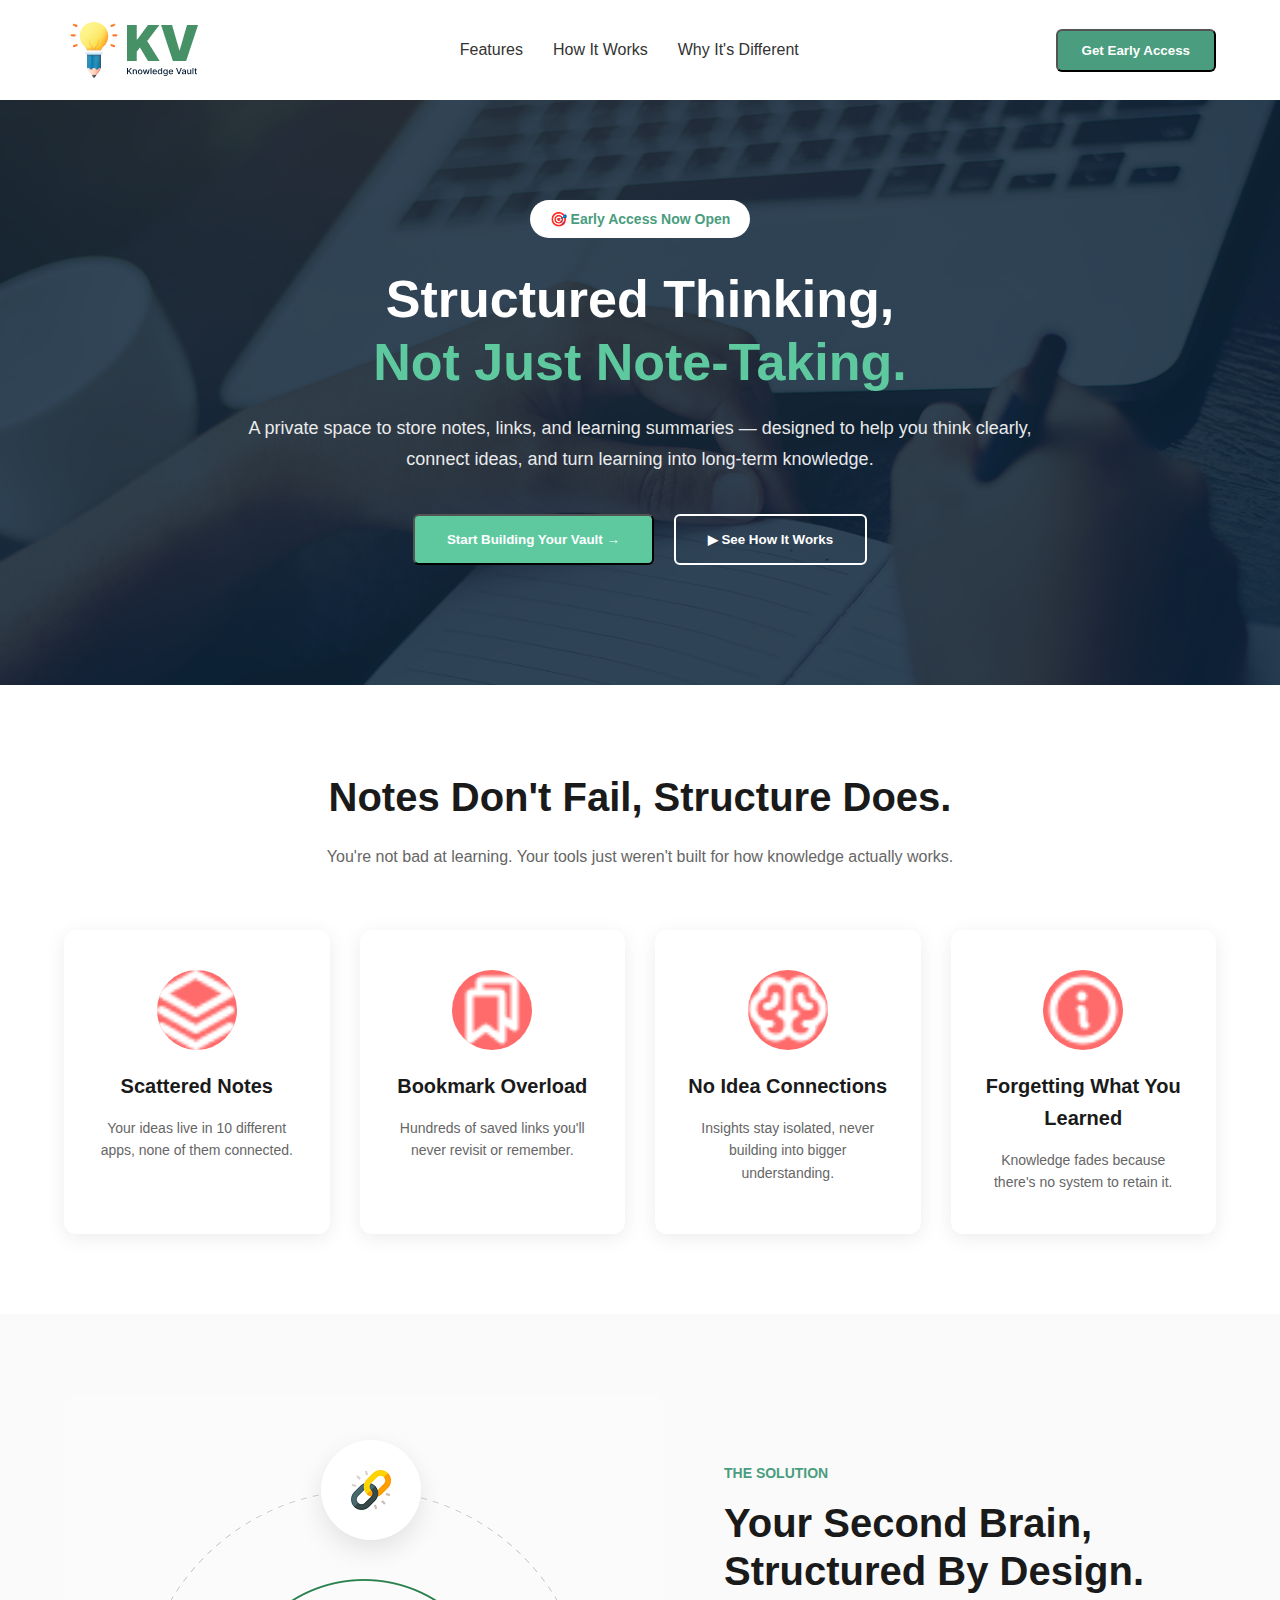
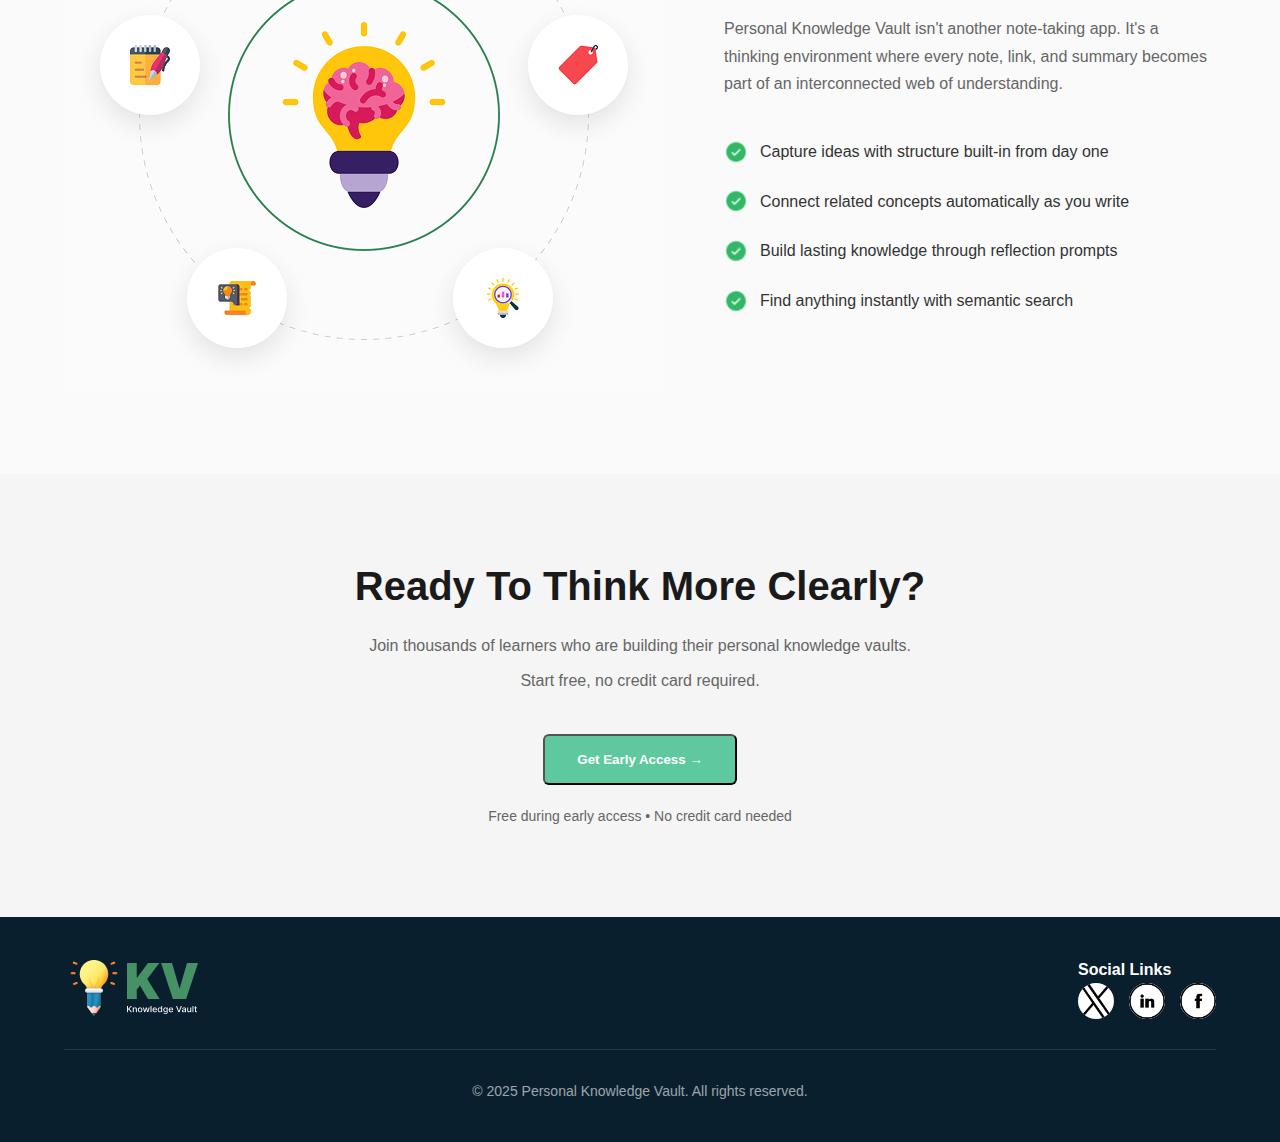
<file: index.html>
<!DOCTYPE html>
<html lang="en">
<head>
    <meta charset="UTF-8">
    <meta name="viewport" content="width=device-width, initial-scale=1.0">
    <meta http-equiv="X-UA-Compatible" content="ie=edge">
    <meta name="description" content="KnowledgeVault L1 - A private space to store notes, links, and learning summaries">
    <title>KnowledgeVault L1</title>
    <link rel="stylesheet" href="./styles/style.css">
</head>
<body>


    <!-- Header -->
    <header>
        <div class="logo">
            <img src="./styles/logo-navbar.png"class="logo-icon">
        </div>
        <nav>
            <a href="#">Features</a>
            <a href="#">How It Works</a>
            <a href="#">Why It's Different</a>
        </nav>
        <nav>
            <button class="cta-button">Get Early Access</button>
        </nav>
    </header>

    <!-- Banner Section -->
    <section class="hero">
        <div class="hero-content">
            <div class="badge">🎯 Early Access Now Open</div>
            <h1>
                Structured Thinking,<br>
                <span class="highlight">Not Just Note-Taking.</span>
            </h1>
            <p>A private space to store notes, links, and learning summaries — designed to help you think clearly, connect ideas, and turn learning into long-term knowledge.</p>
            <div class="hero-buttons">
                <button class="primary-button">Start Building Your Vault →</button>
                <button class="secondary-button">▶ See How It Works</button>
            </div>
        </div>
    </section>

    <!-- Problems Section -->

    <section class="problems">
        <h2>Notes Don't Fail, Structure Does.</h2>
        <p>You're not bad at learning. Your tools just weren't built for how knowledge actually works.</p>
        <div class="problems-grid">
            <div class="problem-card">
                <img src="./styles/Vector.png" class="problem-icon">
                <h3>Scattered Notes</h3>
                <p>Your ideas live in 10 different apps, none of them connected.</p>
            </div>
            <div class="problem-card">
                <img src="./styles/Bookmarks.png" class="problem-icon">
                <h3>Bookmark Overload</h3>
                <p>Hundreds of saved links you'll never revisit or remember.</p>
            </div>
            <div class="problem-card">
                <img src="./styles/Brain.png" class="problem-icon">
                <h3>No Idea Connections</h3>
                <p>Insights stay isolated, never building into bigger understanding.</p>
            </div>
            <div class="problem-card">
                <img src="./styles/Info.png" class="problem-icon">
                <h3>Forgetting What You Learned</h3>
                <p>Knowledge fades because there's no system to retain it.</p>
            </div>
        </div>
    </section>

    <!-- Solution Section -->
    <section class="solution">
        <div class="solution-container">
            <img src="./styles/knowledge.png">
            <div class="solution-content">
                <div class="solution-label">The Solution</div>
                <h2>Your Second Brain,<br>Structured By Design.</h2>
                <p>Personal Knowledge Vault isn't another note-taking app. It's a thinking environment where every note, link, and summary becomes part of an interconnected web of understanding.</p>
                <ul class="feature-list">
                    <li class="ic">Capture ideas with structure built-in from day one</li>
                    <li class="ic">Connect related concepts automatically as you write</li>
                    <li class="ic">Build lasting knowledge through reflection prompts</li>
                    <li class="ic">Find anything instantly with semantic search</li>
                </ul>
            </div>
        </div>
    </section>

    <!-- CTA Section -->
    <section class="cta-section">
        <h2>Ready To Think More Clearly?</h2>
        <p>Join thousands of learners who are building their personal knowledge vaults.</p>
        <p>Start free, no credit card required.</p>
        <button class="primary-button">Get Early Access →</button>
        <p class="cta-note">Free during early access • No credit card needed</p>
    </section>

    <!-- Footer -->
    <footer>
        <div class="footer-content">
            <div class="footer-logo">
                <img src="./styles/logo-footer.png"class="logo-icon">
            </div>
            <div>
                <h4>Social Links</h4>
                <div class="social-links">
                    <a href="#" title="Twitter"><img src="./styles/Pasted image.png" alt="Twitter"></a>
                    <a href="#" title="LinkedIn"><img src="./styles/Pasted image (2).png" alt="LinkedIn"></a>
                    <a href="#" title="Facebook"><img src="./styles/Pasted image (3).png" alt="Facebook"></a>
                </div>
            </div>
        </div>
        <div class="copyright">
            <span class="copyright-symbol">&copy;</span> 2025 Personal Knowledge Vault. All rights reserved.
        </div>
    </footer>
</body>
</html>
</file>
<file: styles/style.css>
* {
    margin: 0;
    padding: 0;
    box-sizing: border-box;
}

@import url('https://fonts.googleapis.com/css2?family=Inter:wght@400;500;600;700&display=swap');

body {
    font-family: 'Inter', sans-serif;
    line-height: 1.6;
    color: #1a1a1a;
}

/* Header */
header {
    background: white;
    padding: 20px 5%;
    display: flex;
    justify-content: space-between;
    align-items: center;
    box-shadow: 0 2px 5px rgba(0, 0, 0, 0.05);
}

.logo {
    display: flex;
    align-items: center;
    gap: 10px;
    font-size: 24px;
    font-weight: bold;
    color: #2d5f4f;
}

.logo-icon {
    display: block;
}

nav {
    display: flex;
    gap: 30px;
    align-items: center;
}

nav a {
    text-decoration: none;
    color: #333;
    font-weight: 500;
    transition: color 0.3s;
}

nav a:hover {
    color: #4a9d7e;
}

.cta-button {
    background: #4a9d7e;
    color: white;
    padding: 12px 24px;
    border-radius: 6px;
    text-decoration: none;
    font-weight: 600;
    transition: background 0.3s;
}

.cta-button:hover {
    background: #3d8468;
}

/* Hero Section */
.hero {
    background-image: url(./hero-bg.png);
    background-repeat:no-repeat;
    background-size: cover;
    color: white;
    padding: 100px 5% 120px;
    text-align: center;
    position: relative;
    overflow: hidden;
}

.hero-content {
    position: relative;
    z-index: 1;
    max-width: 800px;
    margin: 0 auto;
}

.badge {
    display: inline-block;
    background: white;
    color: #4a9d7e;
    padding: 8px 20px;
    border-radius: 20px;
    font-size: 14px;
    font-weight: 600;
    margin-bottom: 30px;
}

.hero h1 {
    font-size: 52px;
    margin-bottom: 20px;
    font-weight: 700;
    line-height: 1.2;
}

.hero .highlight {
    color: #5ec99f;
}

.hero p {
    font-size: 18px;
    margin-bottom: 40px;
    opacity: 0.9;
    line-height: 1.7;
}

.hero-buttons {
    display: flex;
    gap: 20px;
    justify-content: center;
    flex-wrap: wrap;
}

.primary-button {
    background: #5ec99f;
    color: white;
    padding: 16px 32px;
    border-radius: 6px;
    text-decoration: none;
    font-weight: 600;
    display: inline-flex;
    align-items: center;
    gap: 10px;
    transition: background 0.3s;
}

.primary-button:hover {
    background: #4ab88a;
}

.secondary-button {
    background: transparent;
    color: white;
    padding: 16px 32px;
    border: 2px solid white;
    border-radius: 6px;
    text-decoration: none;
    font-weight: 600;
    display: inline-flex;
    align-items: center;
    gap: 10px;
    transition: all 0.3s;
}

.secondary-button:hover {
    background: white;
    color: #1a3a4a;
}

/* Problems Section */
.problems {
    padding: 80px 5%;
    background: white;
}

.problems h2 {
    text-align: center;
    font-size: 40px;
    margin-bottom: 15px;
    color: #1a1a1a;
}

.problems>p {
    text-align: center;
    color: #666;
    margin-bottom: 60px;
}

.problems-grid {
    display: grid;
    grid-template-columns: repeat(auto-fit, minmax(250px, 1fr));
    gap: 30px;
    max-width: 1200px;
    margin: 0 auto;
}

.problem-card {
    background: white;
    padding: 40px 30px;
    border-radius: 12px;
    text-align: center;
    box-shadow: 0 4px 20px rgba(0, 0, 0, 0.08);
    transition: transform 0.3s;
}

.problem-card:hover {
    transform: translateY(-5px);
}

.problem-icon {
    width: 80px;
    height: 80px;
    background: #ff6b6b;
    border-radius: 50%;
    display: flex;
    align-items: center;
    justify-content: center;
    margin: 0 auto 20px;
}

.problem-card h3 {
    font-size: 20px;
    margin-bottom: 15px;
    color: #1a1a1a;
}

.problem-card p {
    color: #666;
    font-size: 14px;
    line-height: 1.6;
}

/* Solution Section */
.solution {
    padding: 80px 5%;
    background: #fafafa;
}

.solution-container {
    display: flex;
    align-items: center;
    gap: 60px;
    max-width: 1200px;
    margin: 0 auto;
    flex-wrap: wrap;
}
.solution-content {
    flex: 1;
    min-width: 300px;
}

.solution-label {
    color: #4a9d7e;
    font-weight: 600;
    margin-bottom: 15px;
    text-transform: uppercase;
    font-size: 14px;
}

.solution-content h2 {
    font-size: 40px;
    margin-bottom: 20px;
    color: #1a1a1a;
    line-height: 1.2;
}

.solution-content>p {
    color: #666;
    margin-bottom: 30px;
    line-height: 1.7;
}

.feature-list {
    list-style: none;
}

.feature-list li {
    padding: 12px 0;
    display: flex;
    align-items: center;
    gap: 12px;
    color: #333;
    font-weight: 500;
}

.feature-list li::before {
    content: ' ';
    background-image: url('./CheckCircle.png');
    background-size: cover;
    background-position: center;
    width: 24px;
    height: 24px;
    flex-shrink: 0;
}

/* CTA Section */
.cta-section {
    padding: 80px 5%;
    background: #f5f5f5;
    text-align: center;
}

.cta-section h2 {
    font-size: 40px;
    margin-bottom: 15px;
    color: #1a1a1a;
}

.cta-section p {
    color: #666;
    margin-bottom: 10px;
}

.cta-section .primary-button {
    margin-top: 30px;
}

.cta-note {
    color: #999;
    font-size: 14px;
    margin-top: 20px;
}

/* Footer */
footer {
    background: #0a1f2e;
    color: white;
    padding: 40px 5%;
}

.footer-content {
    display: flex;
    justify-content: space-between;
    align-items: center;
    max-width: 1200px;
    margin: 0 auto;
    flex-wrap: wrap;
    gap: 30px;
}

.footer-logo {
    display: flex;
    align-items: center;
    gap: 10px;
    font-size: 24px;
    font-weight: bold;
}

.social-links {
    display: flex;
    gap: 15px;
}

.social-links img {
    width: 36px;
    height: 36px;
    background: white   ;
    border-radius: 50%;
    display: flex;
    align-items: center;
    justify-content: center;
    text-decoration: none;
    
}

.social-links img:hover {
    background: rgba(255, 255, 255, 0.277);
}

.copyright {
    text-align: center;
    padding-top: 30px;
    color: rgba(255, 255, 255, 0.6);
    font-size: 14px;
    border-top: 1px solid rgba(255, 255, 255, 0.1);
    margin-top: 30px;
}
</file>
